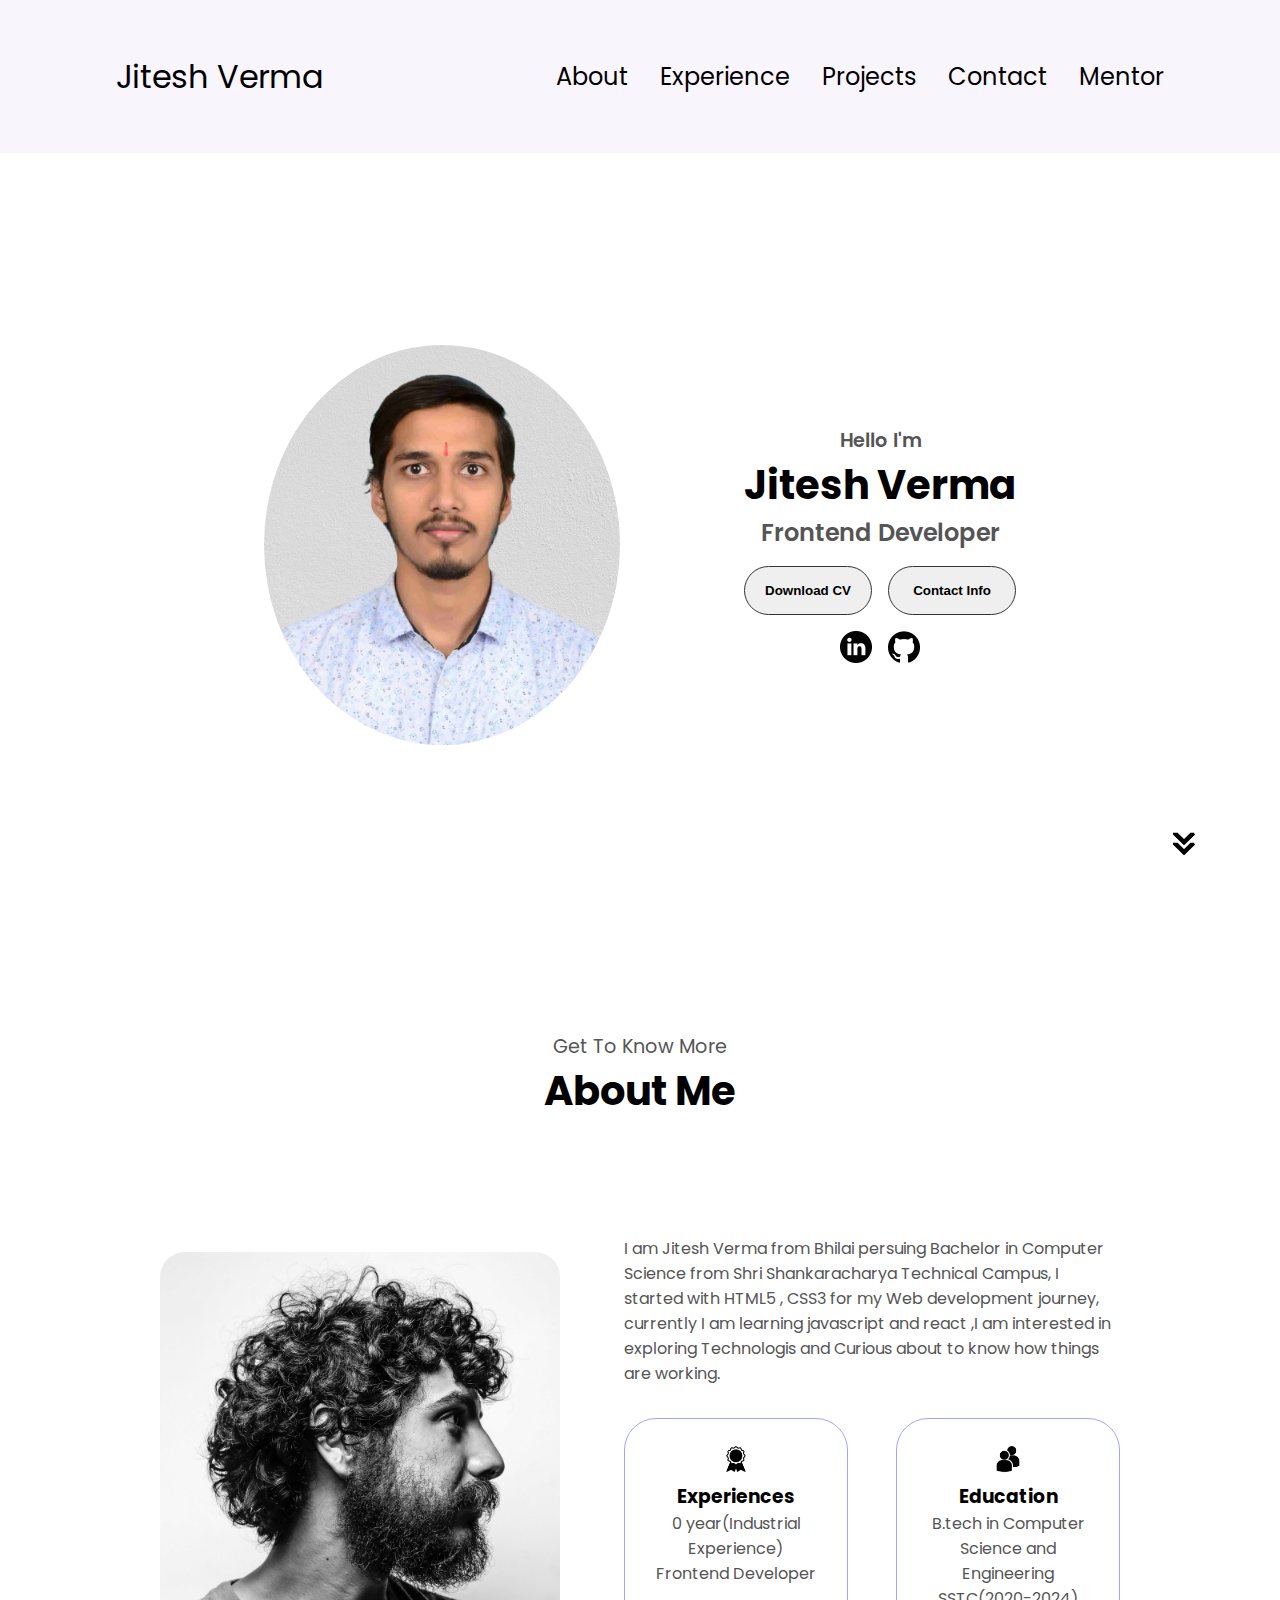
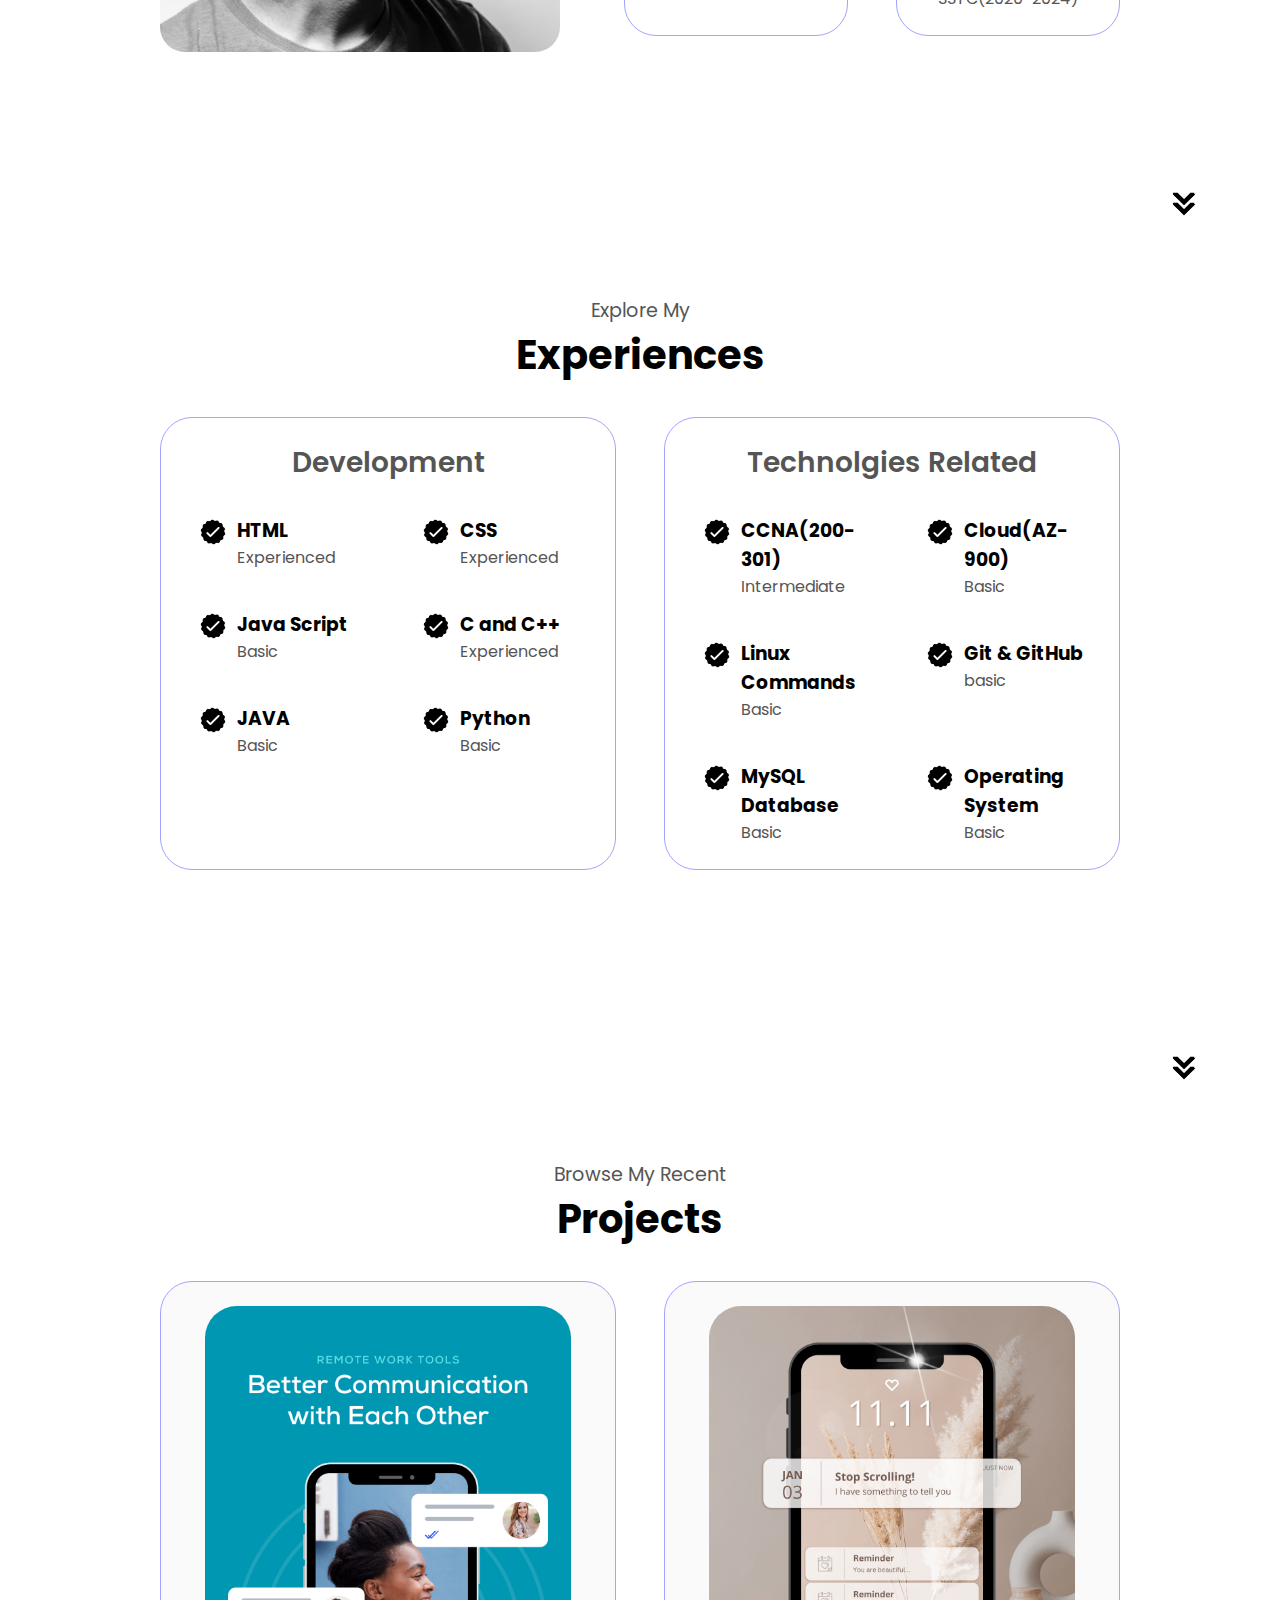
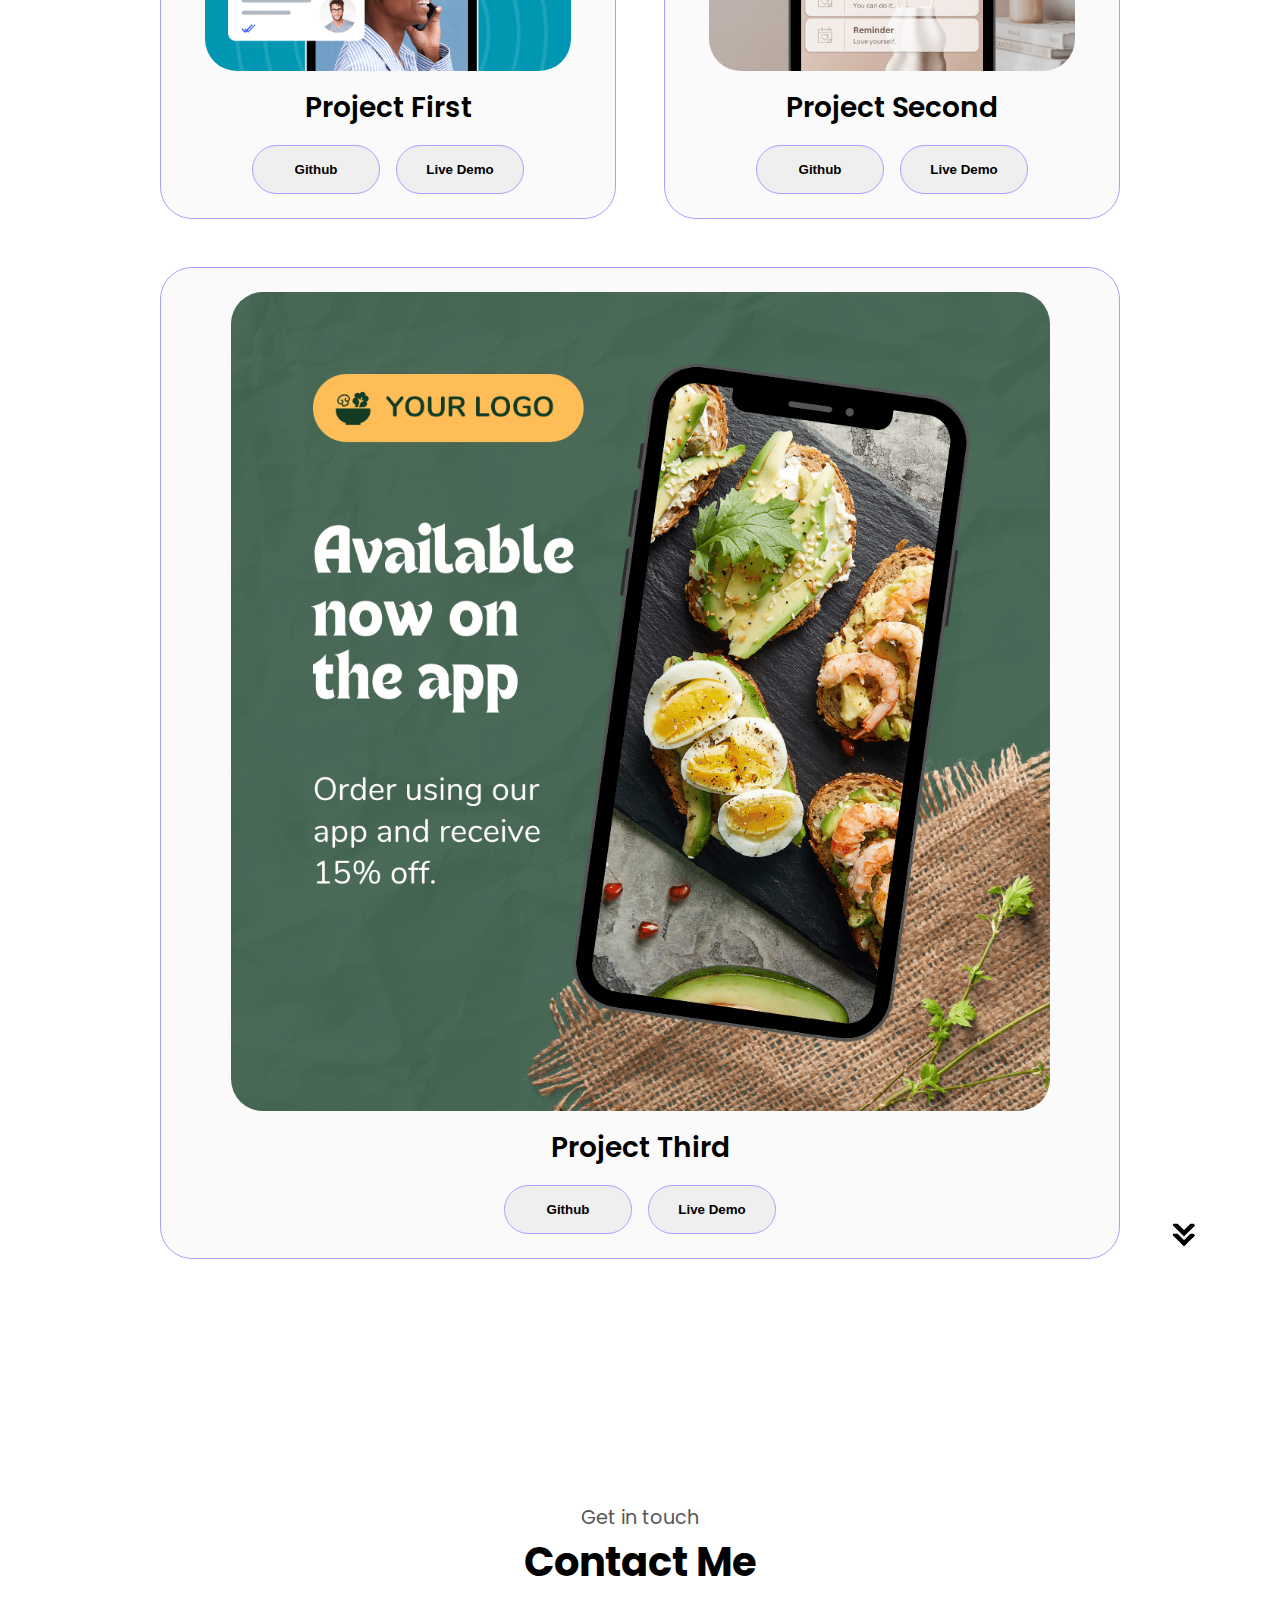
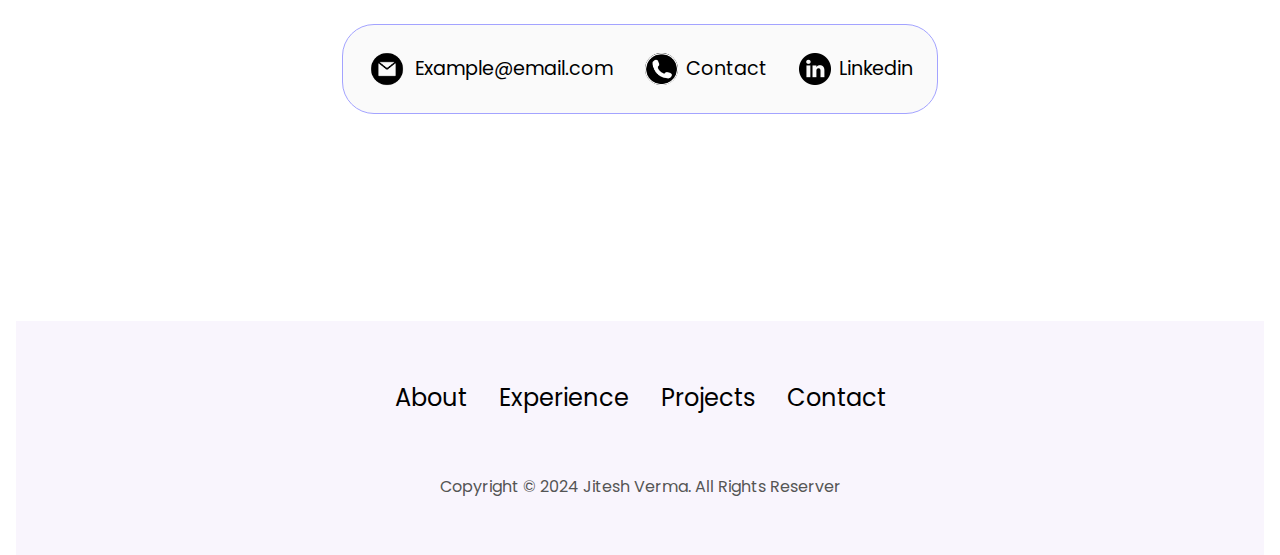
<file: index.html>
<!DOCTYPE html>
<html lang="en">
  <head>
    <meta charset="UTF-8" />
    <meta name="viewport" content="width=device-width, initial-scale=1.0" />
    <title>My Portfolio</title>
    <link rel="stylesheet" href="index.css" />
    <link rel="stylesheet" href="mediaqueries.css" />
    
  </head>
  <body>
    <!-- nav bar -->

    <nav id="desktop-nav">
      <div class="logo">Jitesh Verma</div>
      <div>
        <ul class="nav-links">
          <li><a href="#about">About</a></li>
          <li><a href="#experience">Experience</a></li>
          <li><a href="#projects">Projects</a></li>
          <li><a href="#contact">Contact</a></li>
          <li><a href="mentor.html">Mentor</a></li>
        </ul>
      </div>
    </nav>

    <!-- Hamburger nav bar -->

    <nav id="hamburger-nav">
      <div class="logo">Jitesh Verma</div>
      <div class="hamburger-menu">
        <div class="hamburger-icon" onclick="togglemenu()">
          <span></span>
          <span></span>
          <span></span>
          
        </div>
        <div class="menu-links">
          <li><a href="#about" onclick="togglemenu()">About</a></li>
          <li><a href="#experience" onclick="togglemenu()">Experience</a></li>
          <li><a href="#project" onclick="togglemenu()">Projects</a></li>
          <li><a href="#contact" onclick="togglemenu()">Contact</a></li>
          <li><a href="mentor.html" onclick="togglemenu()">Mentor</a></li>
        </div>
      </div>
    </nav>

    <!-- Sections -->

    <section id="profile">
      <div class="section__pic-container">
        <!-- <img src="assets/profile-pic.png" alt="jitesh profile" id="design"/> -->
        <img src="assets/Jitesh Verma-removebg-preview.jpg" alt="jitesh profile" id="design"/>
      </div>

      <div class="section__text">
        <p class="section__text__p1">Hello I'm</p>
        <h1 class="title">Jitesh Verma</h1>
        <p class="section__text__p2">Frontend Developer</p>
        <div class="btn-container">
          <button
            class="btn btn-color-2"
            onclick="window.open('./assets/jitesh-verma.pdf')"
          >
            Download CV
          </button>

          <button class="btn btn-color-1" onclick="location.href='./#contact'">
            Contact Info
          </button>
        </div>

        <div id="socials-container">
          <img
            src="./assets/linkedin.png"
            alt="my linkedIn profile"
            class="icon"
            onclick="location.href='https://www.linkedin.com/in/jitesh6777/'"
          />

          <img
            src="./assets/github.png"
            alt="my GitHub profile"
            class="icon"
            onclick="location.href='https://github.com/jitesh6777'"
          />
        </div>
      </div>

      <img
        src="./assets/arrow.png"
        alt="arrow icon"
        class="icon arrow"
        onclick="location.href='./#about'"
      />
    </section>

    <!-- About Section -->

    <section id="about">
      <p class="section__text__p1">Get To Know More</p>
      <h1 class="title">About Me</h1>
      <div class="section-container">
        <div class="section__pic-container">
          <img
            src="./assets/about-pic.png"
            alt="Profile picture"
            class="about-pic"
          />
        </div>
        <div class="about-details-conatiner">

          <div class="text-container">
            <p>
              I am Jitesh Verma from Bhilai persuing Bachelor in Computer Science from Shri Shankaracharya Technical Campus, I started with HTML5 , CSS3 for my Web development journey, currently I am learning javascript and react ,I am interested in exploring Technologis and Curious about to know how things are working.
            </p>
          </div>
          

          <div class="about-container">
            <div class="details-container">
              <img src="./assets/experience.png" alt="exp icon" class="icon" />
              <h3>Experiences</h3>
              <p>
                0 year(Industrial Experience)<br />
                Frontend Developer
              </p>
            </div>

            <div class="details-container">
              <img src="./assets/education.png" alt="exp icon" class="icon" />
              <h3>Education</h3>
              <p>
                B.tech in Computer Science and Engineering <br />
                SSTC(2020-2024)
              </p>
            </div>
          </div>
          

          <!-- <div class="text-container">
            <p>
              I am Jitesh Verma from Bhilai persuing Bachelor in Computer Science from Shri Shankaracharya Technical Campus, I started with HTML5 , CSS3 for my Web development journey, currently I am learning javascript and react ,I am interested in exploring Technologis and Curious about to know how things are working..
            </p>
          </div> -->


        </div>
      </div>
      <img
        src="./assets/arrow.png"
        alt="arrow icon"
        class="icon arrow"
        onclick="location.href='./#experience'"
      />
    </section>

    <!-- Experiences section -->

    <section id="experience">
      <p class="section__text__p1">Explore My</p>
      <h1 class="title">Experiences</h1>
      <div class="experience-details-container">
        <div class="about-container">
          <div class="details-container">
            <h2 class="experience-sub-title">Development</h2>

            <div class="article-container">
              <article>
                <img
                  src="./assets/checkmark.png"
                  alt="Experience icon"
                  class="icon"
                />

                <div>
                  <h3>HTML</h3>
                  <p>Experienced</p>
                </div>
              </article>

              <article>
                <img
                  src="./assets/checkmark.png"
                  alt="Experience icon"
                  class="icon"
                />

                <div>
                  <h3>CSS</h3>
                  <p>Experienced</p>
                </div>
              </article>

              <article>
                <img
                  src="./assets/checkmark.png"
                  alt="Experience icon"
                  class="icon"
                />

                <div>
                  <h3>Java Script</h3>
                  <p>Basic</p>
                </div>
              </article>

              <article>
                <img
                  src="./assets/checkmark.png"
                  alt="Experience icon"
                  class="icon"
                />

                <div>
                  <h3>C and C++</h3>
                  <p>Experienced</p>
                </div>
              </article>

              <article>
                <img
                  src="./assets/checkmark.png"
                  alt="Experience icon"
                  class="icon"
                />

                <div>
                  <h3>JAVA</h3>
                  <p>Basic</p>
                </div>
              </article>

              <article>
                <img
                  src="./assets/checkmark.png"
                  alt="Experience icon"
                  class="icon"
                />

                <div>
                  <h3>Python</h3>
                  <p>Basic</p>
                </div>
              </article>
            </div>
          </div>

          <div class="details-container">
            <h2 class="experience-sub-title">Technolgies Related</h2>
            <div class="article-container">
              <article>
                <img
                  src="./assets/checkmark.png"
                  alt="Experience icon"
                  class="icon"
                />

                <div>
                  <h3>CCNA(200-301)</h3>
                  <p>Intermediate</p>
                </div>
              </article>

              <article>
                <img
                  src="./assets/checkmark.png"
                  alt="Experience icon"
                  class="icon"
                />

                <div>
                  <h3>Cloud(AZ-900)</h3>
                  <p>Basic</p>
                </div>
              </article>

              <article>
                <img
                  src="./assets/checkmark.png"
                  alt="Experience icon"
                  class="icon"
                />

                <div>
                  <h3>Linux Commands</h3>
                  <p>Basic</p>
                </div>
              </article>

              <article>
                <img
                  src="./assets/checkmark.png"
                  alt="Experience icon"
                  class="icon"
                />

                <div>
                  <h3>Git & GitHub</h3>
                  <p>basic</p>
                </div>
              </article>

              <article>
                <img
                  src="./assets/checkmark.png"
                  alt="Experience icon"
                  class="icon"
                />

                <div>
                  <h3>MySQL Database</h3>
                  <p>Basic</p>
                </div>
              </article>

              <article>
                <img
                  src="./assets/checkmark.png"
                  alt="Experience icon"
                  class="icon"
                />
                <div>
                  <h3>Operating System</h3>
                  <p>Basic</p>
                </div>
              </article>
            </div>
          </div>
        </div>
      </div>
      <img
        src="./assets/arrow.png"
        alt="arrow icon"
        class="icon arrow"
        onclick="location.href='./#projects'"
      />
    </section>

    <!-- Project Section -->

    <section id="projects">
      <p class="section__text__p1">Browse My Recent</p>
      <h1 class="title">Projects</h1>
      <div class="experience-details-container">
        <div class="about-container">
          <!-- pro-1 -->

          <div class="details-container color-container about-pic" >
            <div class="article-container">
              <img
                src="./assets/project-1.png"
                alt="pro-1"
                class="project-img"
              />
            </div>
            <h2 class="experience-sub-title project-title">Project First</h2>

            <div class="btn-container">
              <button
                class="btn btn-color-2 project-btn"
                onclick="location.href='https://github.com'"
              >
                <!-- i will have to add code link -->
                Github
              </button>

              <button
                class="btn btn-color-2 project-btn"
                onclick="location.href='https://github.com'"
              >
                <!-- Here i will have to add live project link -->
                Live Demo
              </button>
            </div>
          </div>

          <!-- pro - 2 -->

          <div class="details-container color-container about-pic">
            <div class="article-container">
              <img
                src="./assets/project-2.png"
                alt="pro-2"
                class="project-img"
              />
            </div>
            <h2 class="experience-sub-title project-title">Project Second</h2>

            <div class="btn-container">
              <button
                class="btn btn-color-2 project-btn"
                onclick="location.href='https://github.com'"
              >
                <!-- i will have to add code link -->
                Github
              </button>

              <button
                class="btn btn-color-2 project-btn"
                onclick="location.href='https://github.com'"
              >
                <!-- Here i will have to add live project link -->
                Live Demo
              </button>
            </div>
          </div>

          <!-- Pro - 3 -->
          <div class="details-container color-container about-pic">
            <div class="article-container">
              <img
                src="./assets/project-3.png"
                alt="pro-3"
                class="project-img"
              />
            </div>
            <h2 class="experience-sub-title project-title">Project Third</h2>

            <div class="btn-container">
              <button
                class="btn btn-color-2 project-btn"
                onclick="location.href='https://github.com'"
              >
                <!-- i will have to add code link -->
                Github
              </button>

              <button
                class="btn btn-color-2 project-btn"
                onclick="location.href='https://github.com'"
              >
                <!-- Here i will have to add live project link -->
                Live Demo
              </button>
            </div>
          </div>
        </div>
      </div>
      <img
        src="./assets/arrow.png"
        alt="arrow icon"
        class="icon arrow"
        onclick="location.href='./#contact'"
      />
    </section>

    <!-- Contact Section -->

    <section id="contact">

      <p class="section__text__p1">Get in touch</p>
      <h1 class="title">Contact Me</h1>
      <div class="contact-info-upper-container">

        <div class="contact-info-container">

          <img src="./assets/email.png" alt="email photo" class="icon contact-icon email-icon">

          <p><a href="mailto:jiteshverma4128@gmail.com">Example@email.com</a></p>
          
        </div>

        <div class="contact-info-container">
    
          <img src="./assets/call.png" alt="Calling" class="icon contact-icon jitesh">

          <p><a href="tel: 6261680043">Contact</a></p>

        </div>

        <div class="contact-info-container">

          <img src="./assets/linkedin.png" alt="linkedIn photo" class="icon contact-icon">

          <p><a href="https://www.linkedin.com/in/jitesh6777">Linkedin</a></p>

        </div>
      </div>


    </section>

    <!-- Footer Section -->

    <footer>
      <nav>
        <div class="nav-links-container">

          <ul class="nav-links">
            <li><a href="#about">About</a></li>
            <li><a href="#experience">Experience</a></li>
            <li><a href="#projects">Projects</a></li>
            <li><a href="#contact">Contact</a></li>
          </ul>

        </div>
      </nav>
      <p>Copyright &#169; 2024 Jitesh Verma. All Rights Reserver</p>
    </footer>

    <script src="index.js"></script>
  </body>
</html>
</file>
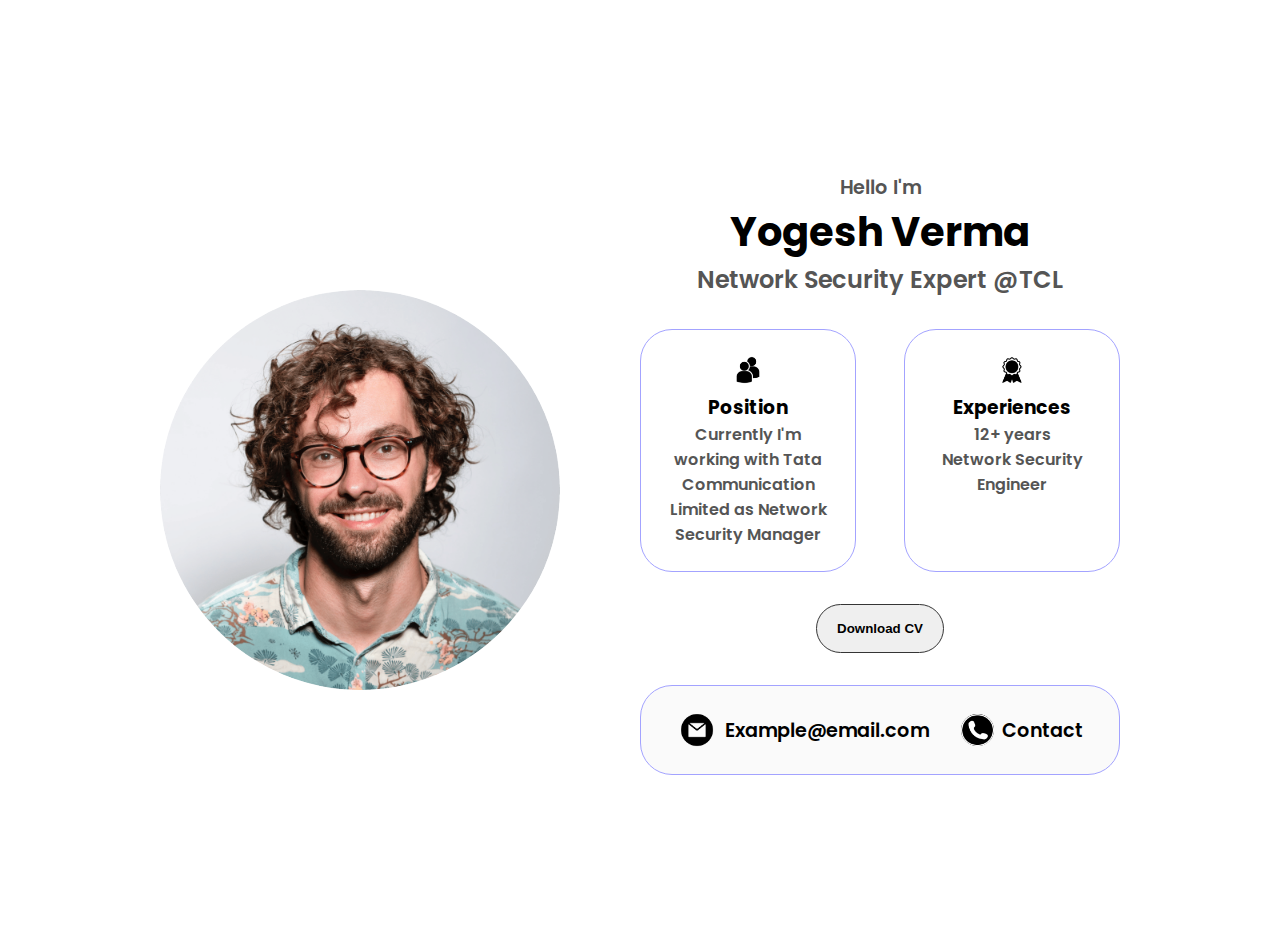
<file: mentor.html>
<!DOCTYPE html>
<html lang="en">
<head>
    <meta charset="UTF-8">
    <meta name="viewport" content="width=device-width, initial-scale=1.0">
    <title>Document</title>
    <link rel="stylesheet" href="index.css">
    <link rel="stylesheet" href="Mentor-mediaqueries.css">
</head>
<body>
    <section id="profile" class="mentor">
        <div class="section__pic-container pic-media">
          <img src="assets/profile-pic.png" alt="jitesh profile" id="design"/>
        </div>
  
        <div class="section__text main-sec-media">
          <p class="section__text__p1">Hello I'm</p>
          <h1 class="title">Yogesh Verma</h1>
          <p class="section__text__p2">Network Security Expert @TCL</p>

          <div class="about-container abt-container-media">


            <div class="details-container box-container">
              <img src="./assets/education.png" alt="exp icon" class="icon" />
              <h3>Position</h3>
              <p>
                Currently I'm working with Tata Communication Limited as Network Security Manager 
              </p>
            </div>

            <div class="details-container box-container ">
              <img src="./assets/experience.png" alt="exp icon" class="icon" />
              <h3>Experiences</h3>
              <p>
                12+ years<br />
                Network Security Engineer
              </p>
            </div>

           
          </div>

          <div class="btn-container">
            <button
              class="btn btn-color-2 btn-media"
              onclick="window.open('./assets/Yogesh_Kumar_Verma.pdf')"
            >
              Download CV
            </button>
  
            <!-- <button class="btn btn-color-1" onclick="location.href='./#contact'">
              Contact Info
            </button> -->
          </div>
  
          <!-- <div id="socials-container">
            <img
              src="./assets/linkedin.png"
              alt="my linkedIn profile"
              class="icon"
              onclick="location.href='https://www.linkedin.com/in/jitesh6777/'"
            />
  
            <img
              src="./assets/github.png"
              alt="my GitHub profile"
              class="icon"
              onclick="location.href='https://github.com/jitesh6777'"
            />
          </div> -->

          <div class="contact-info-upper-container contact-media">
  
            <div class="contact-info-container">
    
              <img src="./assets/email.png" alt="email photo" class="icon contact-icon email-icon">
    
              <p><a href="mailto:yogeshvrm86@gmail.com">Example@email.com</a></p>
              
            </div>
            <div class="contact-info-container  ">
    
              <img src="./assets/call.png" alt="linkedIn photo" class="icon contact-icon jitesh">
    
              <p><a href="tel: 8179500971">Contact</a></p>
    
            </div>
          </div>
        </div>
  
        
      </section>

   
    
</body>
</html>
</file>
<file: index.css>
/* General styling */

@import url('https://fonts.googleapis.com/css2?family=Poppins:ital,wght@0,100;0,200;0,300;0,400;0,500;0,600;0,700;0,800;0,900;1,100;1,200;1,300;1,400;1,500;1,600;1,700;1,800;1,900&display=swap');



.jitesh{
    border-radius: 60%;
    /* background-color: aqua; */
    
}


* {
    margin: 0px;
    padding: 0px;

}

body{
    font-family: "Poppins", sans-serif;
   
}

html{
    scroll-behavior: smooth;
}
p{
    color: rgb(85, 85  , 85) ;
}


/* Transitions  */

a , .btn{
    transition: all 300ms ease;
}


/* Desktop nav  */

nav , .nav-links{

    display: flex;
}

nav{
    justify-content: space-around;
    align-items: center;
    height: 17vh;
    background-color: #f9f5fd;
}

.nav-links{
    gap: 2rem ;
    list-style: none;
    font-size: 1.5rem;
}

a{
    color: black;
    text-decoration: none;
    text-decoration-color: white;
}

a:hover{
    color: gray;
    text-decoration: underline ;
    text-underline-offset: 1rem;

    text-decoration-color: rgb(181, 181, 181);
}

.logo{
    font-size: 2rem;
    transition: all 300ms ease;
}

.logo:hover{
    cursor: pointer;
    color: gray;

    transform: scale(1.1);

    
    
}


/* HAMBURGER MENU */


#hamburger-nav{
    display: none;
}

.hamburger-menu{
    position: relative;
    display: inline-block;
}

.hamburger-icon{

    display: flex;
    flex-direction: column;
    justify-content: space-between;
    height:24px ;
    width: 30px;
    cursor: pointer;
}

.hamburger-icon span{

    width: 100%;
    height: 2px;
    background-color: black;

    transition: all 0.3 ease-in-out;
}

.menu-links{
    position: absolute;
    top: 100%;
    right: 0;
    background-color: white;
    max-height: 0;
    overflow: hidden;
    transition: all 0.3 ease-in-out;

    z-index: 1;

}

.menu-links a{

    display: block;
    padding: 10px;
    text-align: center;
    font-size: 1.5rem;
    color: black;

    text-decoration: none;
    transition: all 0.3 ease-in-out ;
}


.menu-links li {
    list-style: none;
}

.menu-links.open{

    max-height: 300px;

}

.menu-links.open span:first-child{
    transform: rotate(45deg) translate(10px 5 px);
}
.menu-links.open span:nth-child(2){
    opacity: 0;
}
.menu-links.open span:last-child{
    transform: rotate(-45deg) translate(10px -5px);
}


.hamburger-icon span:first-child{
    transform: none;
}

.hamburger-icon span:first-child{
   opacity: 1;
}

.hamburger-icon span:first-child{
    transform: none;
}


/* Section  */


section{
    padding-top: 4vh ;
    height: 96vh;
    margin: 0 10rem ;
    box-sizing: border-box;
    min-height: fit-content;

}

.mentor{
    margin: 7rem 10rem;
}

.section-container {
    display: flex;
}


/* Profile section */

#profile{
    display: flex;
    justify-content: center;
    gap: 5rem;
    height: 80vh;

    position: relative;
}


.section__pic-container{

    display: flex;
    height: 400px;
    width: 400px;

    margin: auto 0 ;

   

}


/* To design profile picture */
#design{
    transition: all 400ms ease-in-out;
    border-radius:50%;
}
#design:hover{
    transform: scale(1.1);
    box-shadow: 1px 2px 11px 2px black;
   
}

.section__text{
    align-self: center ;
    text-align: center;

}

.section__text p{
    font-weight: 600;

}

.section__text__p1{
    font-size: 1.2rem;
    text-align: center;
}
.section__text__p2{

   font-size: 1.5rem;
   margin-bottom: 1rem;
}

.title{
    font-size: 2.5rem;
    text-align: center;

}

#socials-container{
    display: flex;
    justify-content: center;
    margin-top: 1rem;
    gap: 1rem;

}

/* ICON */

.icon{
    cursor: pointer;
    height: 2rem;

    transition: all 300ms ease-in-out;

}
.icon:hover{

    transform: scale(1.1);
}

/* Buttons */

.btn-container{

    display: flex;
    justify-content: center;
    gap: 1rem;
}

.btn{
    font-weight: 600;
    transition: all 300ms ease;
    padding: 1rem;
    width: 8rem;
    border-radius: 2rem;
}

.btn-color-1 , .btn-color-2{
    border: rgb(53, 53, 53)0.1rem solid;
    transition: all 500ms ease-in-out;
}

.btn-color-1:hover , .btn-color-2:hover{
    cursor: pointer;
    background: rgb(53, 53, 53);
    color: white;

}

.btn-container{
    gap: 1rem;
}


/* About section */

#about{
    position: relative;

}

.about-container{
gap: 3rem;
margin-bottom: 2rem;
margin-top: 2rem;
}

.about-details-conatiner{

    display: flex;
    justify-content: center;
    flex-direction: column;
}

.about-container , .about-details-conatiner{

    display: flex;
}

.about-pic{
    border-radius: 2rem;

    transition: all 400ms ease-in-out;
    border-radius: 25px ;
}
.about-pic:hover{

    transform: scale(1.1);
    box-shadow: 1px 2px 11px 2px black;
}
.arrow{
    position: absolute;
    right: -5rem;
    bottom: 2.5rem;
}


.details-container{
    padding: 1.5rem;
    flex: 1 ;
    background: white;

    border-radius: 2rem;
    border: rgb(53, 53, 53) 0.1rem solid;
    border-color: rgb(163, 163, 613);

    text-align: center;
}

.section-container{
    gap: 4rem;
    height: 80%;
}

.section__pic-container{
    height: 400px;
    width: 400px;
    margin: auto 0 ;
}


/* Experience section */

#experience{
    position: relative;
}

.experience-sub-title{

    color: rgb(85, 85, 85);
    font-weight: 600;
    font-size: 1.75rem;
    margin-bottom: 2rem;


}

.experience-details-container{
    display: flex;
    justify-content: center;
    flex-direction: column;

}

.article-container{
    display: flex;
    text-align: initial;
    flex-wrap: wrap;
    flex-direction: row;
    gap: 2.5rem;
    justify-content: space-around;
}

article{
    display: flex;
    width: 10rem;
    /* justify-content: space-around; */
    gap: 0.5rem;

}

article .icon{
    cursor: default;
}

/* PROJECT SECTION */



#projects{
    position: relative;
}

.color-container{

    border-color: rgb(163, 163, 613) ;
    background: rgb(250, 250, 250);
}

.project-img{

    border-radius: 2rem;
    width: 90%;
    height: 90%;

    transition: all 400ms ease-in-out;
}

.project-img:hover{
    box-shadow: 1px 2px 11px 2px black;
}


.project-title{

    margin: 1rem;
    color: black;
}

.project-btn{
    color: black;
    border-color: rgb(163, 163, 613);
}

/* Contact Section */

#contact{

    display: flex;
    justify-content: center;
    flex-direction: column;

    height: 70vh;

}

.contact-info-upper-container{

    display: flex;
    justify-content: center;
    border-radius: 2rem;
    border: rgb(53, 53, 53) 0.1rem solid;

    border-color: rgb(163, 163, 613);

    background: rgb(250, 250, 250);
    margin: 2rem auto;
    padding: 0.5rem;


}

.contact-info-container{
    display: flex;
    align-items: center;
    justify-content: center;

    gap: 0.5rem;
    margin: 1rem;
}

.contact-info-container p{

    font-size: larger;
}

.contact-icon{
    cursor: default;
}

.email-icon{
    height: 2.5rem;
}

/*  FOOTER SECTION */

footer{
    height: 26vh ;
    margin: 0 1rem;

    background-color: #f9f5fd;
}

footer p{

    text-align: center;
}
</file>
<file: mediaqueries.css>
@media screen and (max-width:1400px){

    #profile{
     height: 83vh ;
     margin-bottom: 6rem;
 
    }
 
    .about-container{
     flex-wrap: wrap;
    }
 }


@media screen and (max-width:1200px){

    #desktop-nav{
        display: none;
    }

    #hamburger-nav{
        display: flex;
       
    }

    #experience , .experience-details-container{

        margin-top: 2rem;
    }

    #profile , .section-container{
        display: block;
    }

    .arrow{
        display: none;
    }

    section , .section-container{
        height: fit-content;
    }

    section {
        margin: 0 5% ;
    }

    .section__pic-container{
        width: 275px;
        height: 275px;
        margin: 0 auto 3rem;
    }

    .about-container{
        /* flex-direction: column; */
        margin-top: 0;
    }

}


@media screen and (max-width:600px){

    #contact , footer{
        height: 40vh;

    }

    #profile{
        height: 80vh;
        margin-bottom: 0;
    }

    article{
        font-size: 1rem ;
    }

    footer nav{
        height: fit-content;
        margin-bottom: 2rem;
    }

    .about-container , .contact-info-upper-container , .btn-contaier{

        flex-wrap: wrap; 
    }

    .contact-info-container{

        margin: 0;
    }

    .contact-info-container p , .nav-links li a{
        font-size: 1rem;
    }

    .experience-sub-title{

        font-size: 1.25rem;
    }

    .logo{
        font-size: 1.5rem;
    }

    .nav-links{
        flex-direction: column;
        gap: 0.5rem;
        text-align: center;
    }

    .section__pic-container{
        width: auto;
        height: 46vw;
        justify-content: center;
    }

    .section__text__p2{
        font-size: 1.25rem;
    }

    .title {
        font-size: 2rem;
    }

    .text-container{
        text-align: justify;
        margin-bottom: 20px;
    }

}
</file>
<file: Mentor-mediaqueries.css>
@media screen and (max-width: 991px){

    
    .mentor{
        display: flex;
        flex-direction: column;

        margin-top: 300px ;
        justify-content: center;
    }

    .pic-media{
        width: 70%;
        height: 70%;
        /* overflow: hidden; */
        position: relative;
        margin-block: auto;
        margin-inline: auto;
        
    }
    #design{
        max-width: 100%;
        max-height: 100%;

        /* margin-left: 50px; */

        margin-inline: auto;
        
    }



}


@media screen and (max-width:767px) {

    #profile{
        gap: 0;
    }

    .pic-media{
        width: 100%;
        height: 100%;
        /* overflow: hidden; */
        position: relative;
        margin-block: auto;
        margin-inline: auto;
        
    }
    #design{
        max-width: 80%;
        max-height: 80%;

        /* margin-left: 50px; */

        margin-inline: auto;
        
    }

    .btn-media{
        width: 17rem;
        font-size: 15px;

    
    }


}


@media screen and (max-width: 485px){


    #profile{
        max-width: 50vw;
        margin-inline: auto;
        padding-inline: 20px;

    }
   
    
    .main-sec-media{
        display: flex;
        flex-direction: column;

        
        
    }

    .abt-container-media{
        display: flex;
        flex-direction: column;

       

    }
    .box-container{
        width: 80%;
       
    }

    .contact-media{
        
        display: flex;
        flex-direction: column;

        padding: 1rem;
    }


    
}
</file>
